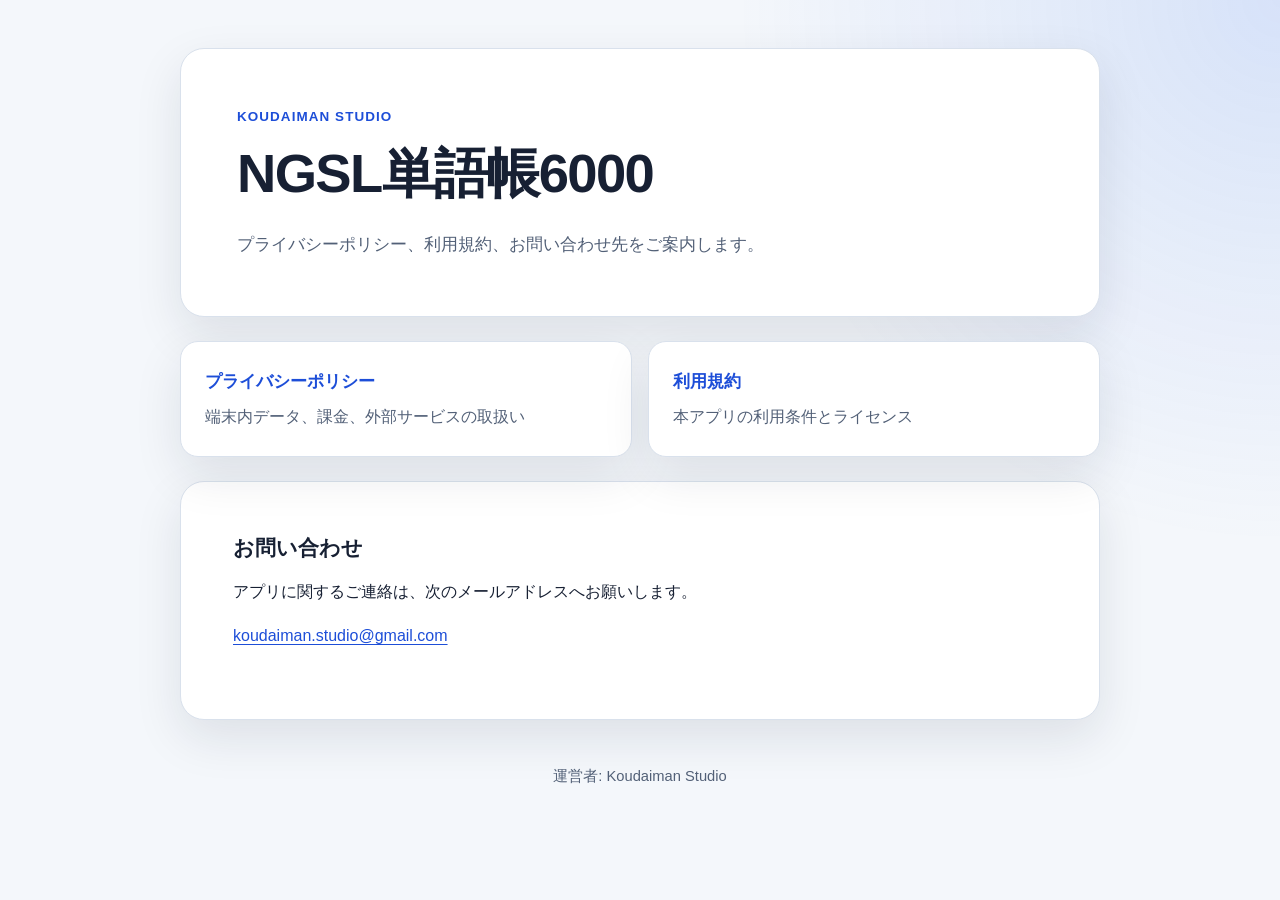
<file: index.html>
<!doctype html>
<html lang="ja">
  <head>
    <meta charset="utf-8">
    <meta name="viewport" content="width=device-width, initial-scale=1">
    <meta name="description" content="NGSL単語帳6000の公式サポート・法務情報です。">
    <title>NGSL単語帳6000 | サポート・法務情報</title>
    <link rel="stylesheet" href="styles.css">
  </head>
  <body>
    <main class="shell">
      <header class="site-header">
        <p class="eyebrow">Koudaiman Studio</p>
        <h1>NGSL単語帳6000</h1>
        <p class="lead">プライバシーポリシー、利用規約、お問い合わせ先をご案内します。</p>
      </header>

      <section class="link-grid" aria-label="法務文書">
        <a class="link-card" href="privacy-policy/">
          <strong>プライバシーポリシー</strong>
          <span>端末内データ、課金、外部サービスの取扱い</span>
        </a>
        <a class="link-card" href="terms-of-service/">
          <strong>利用規約</strong>
          <span>本アプリの利用条件とライセンス</span>
        </a>
      </section>

      <section class="document" aria-labelledby="contact-heading">
        <h2 id="contact-heading">お問い合わせ</h2>
        <p>アプリに関するご連絡は、次のメールアドレスへお願いします。</p>
        <p><a href="mailto:koudaiman.studio@gmail.com">koudaiman.studio@gmail.com</a></p>
      </section>

      <footer>
        <p>運営者: Koudaiman Studio</p>
      </footer>
    </main>
  </body>
</html>
</file>
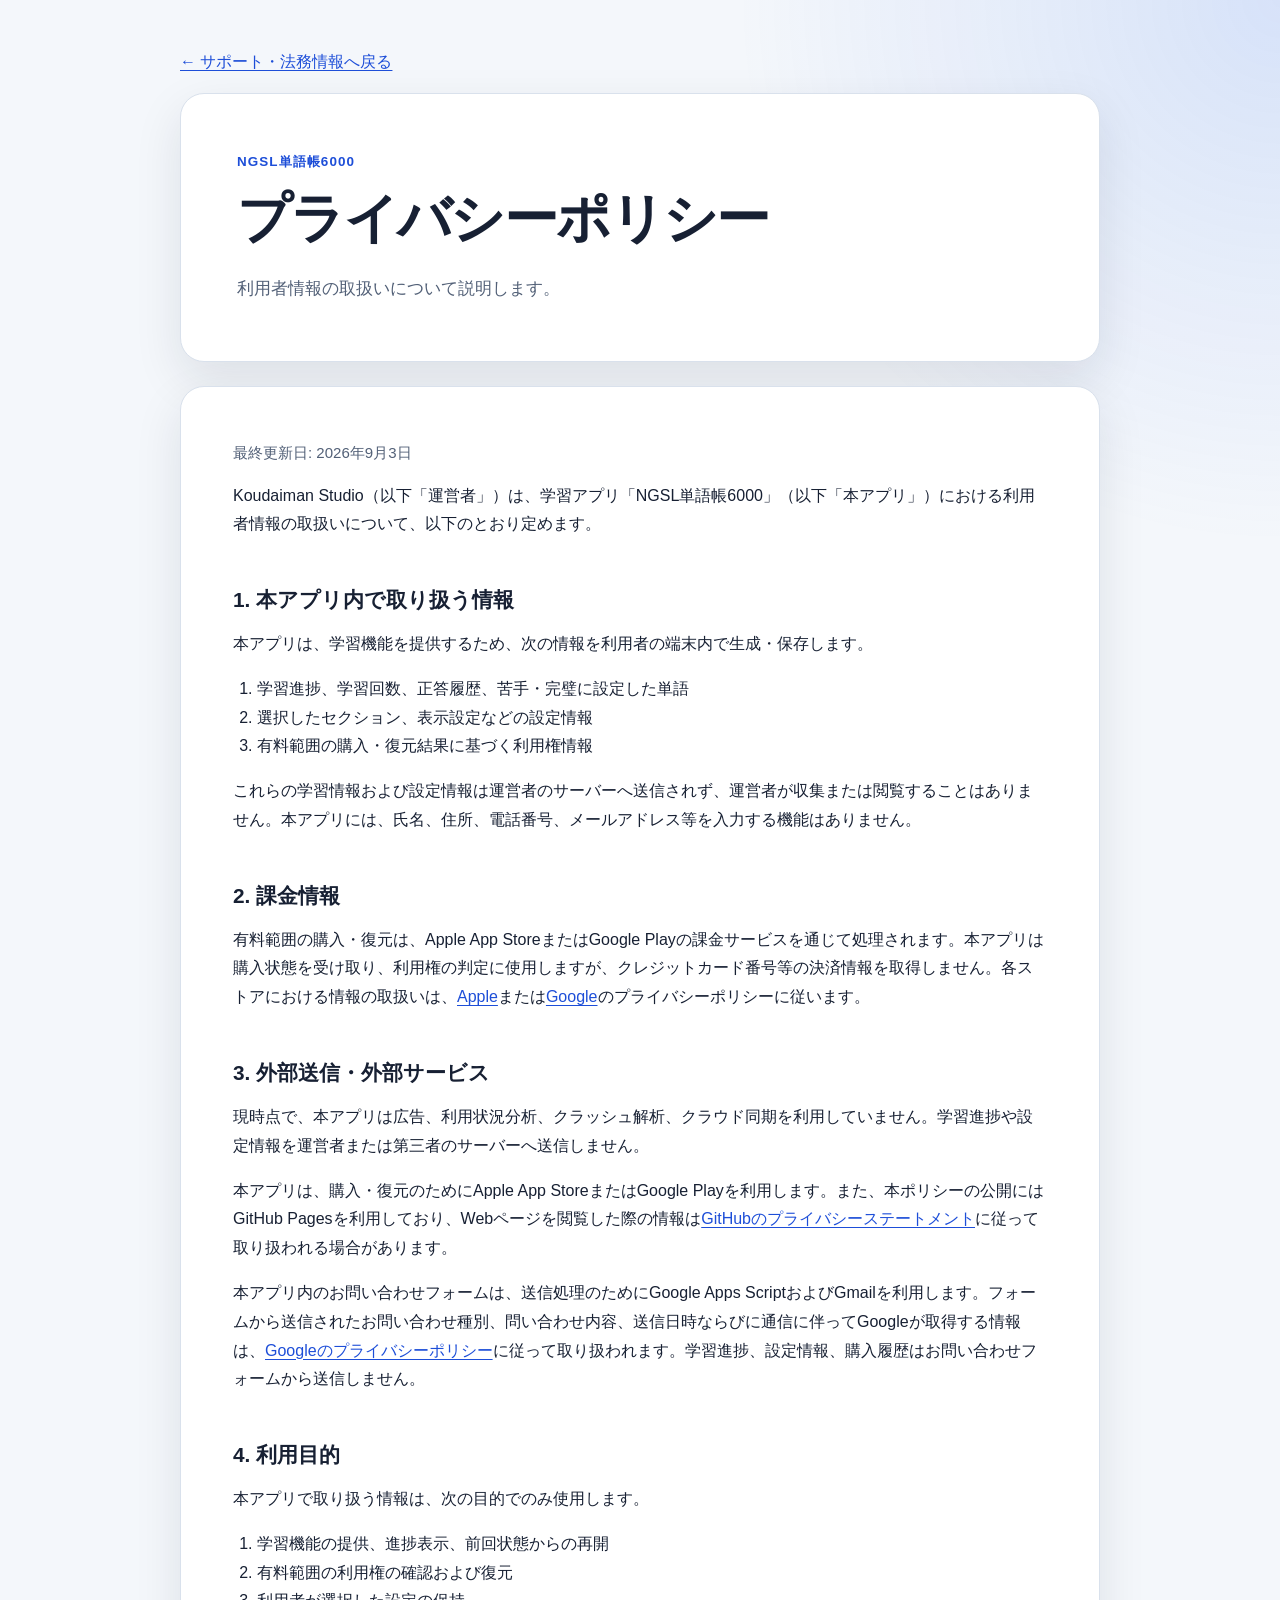
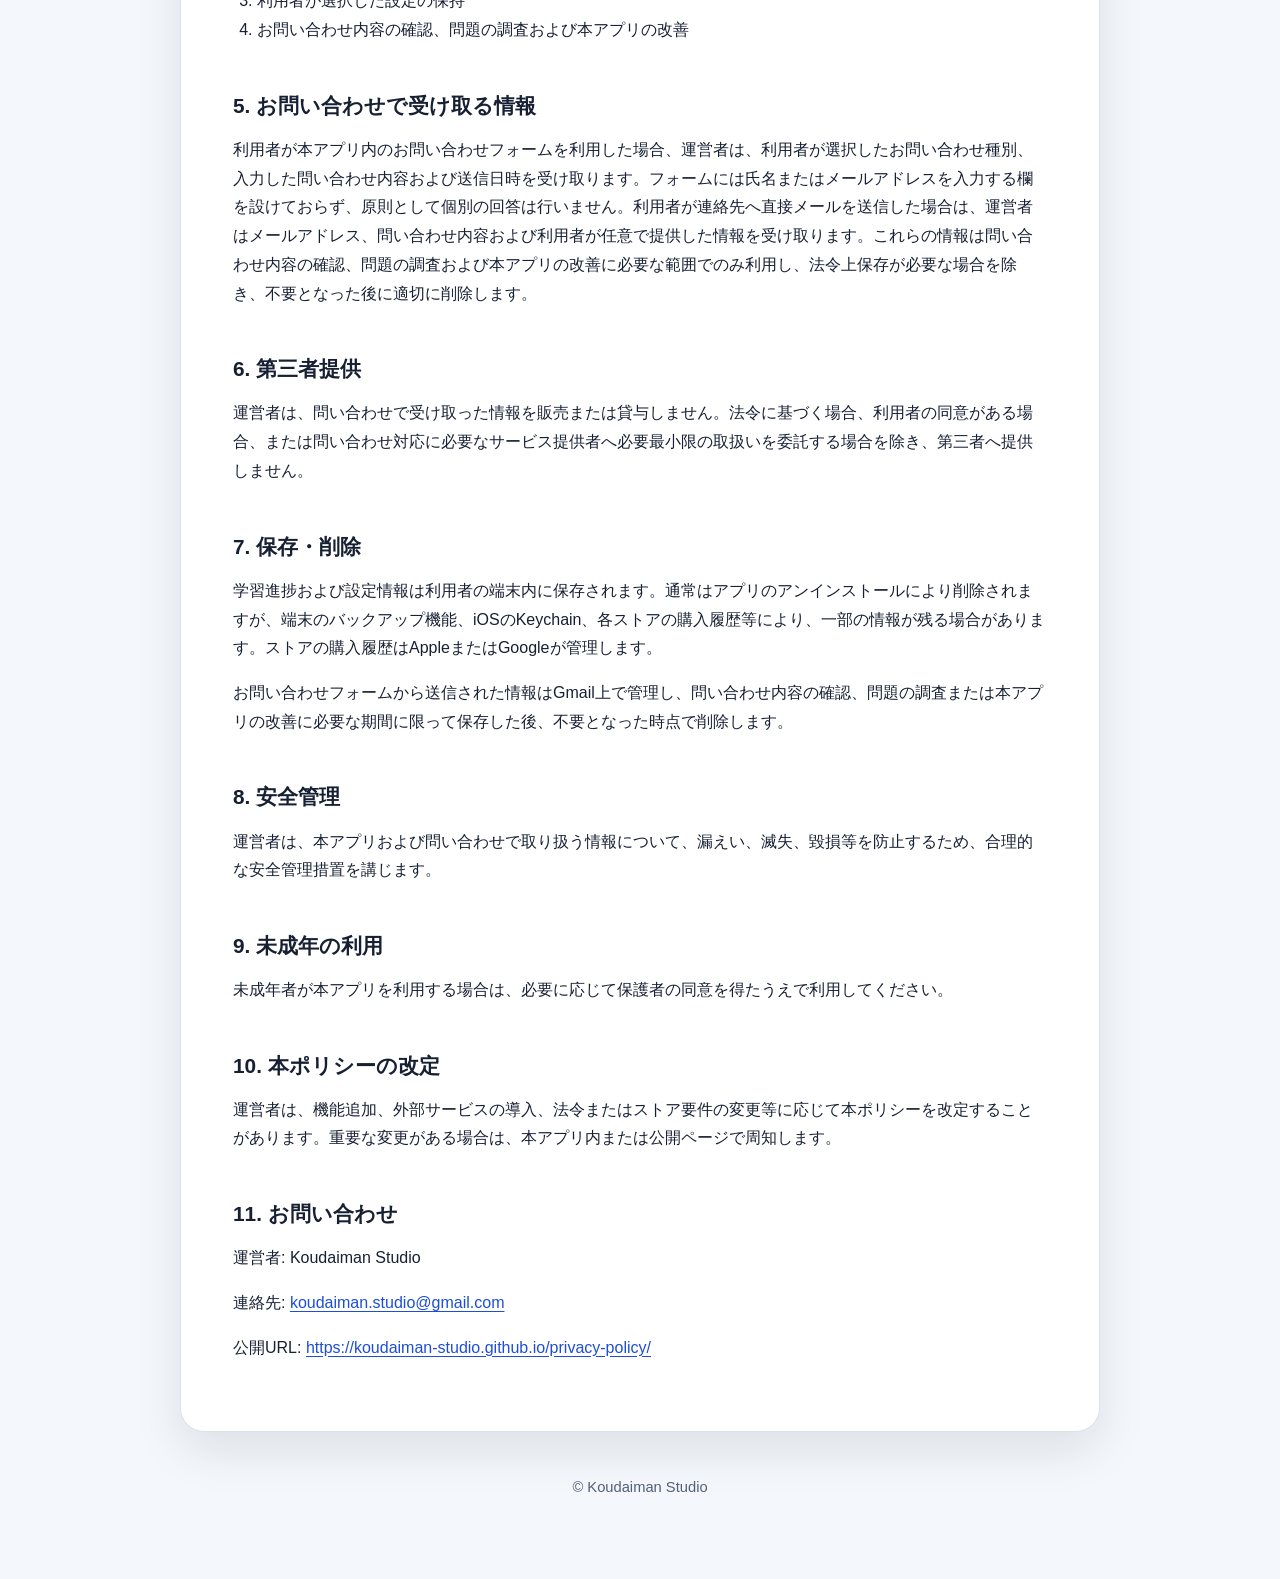
<file: privacy-policy/index.html>
<!doctype html>
<html lang="ja">
  <head>
    <meta charset="utf-8">
    <meta name="viewport" content="width=device-width, initial-scale=1">
    <meta name="description" content="NGSL単語帳6000のプライバシーポリシーです。">
    <title>プライバシーポリシー | NGSL単語帳6000</title>
    <link rel="stylesheet" href="../styles.css">
  </head>
  <body>
    <main class="shell">
      <a class="back-link" href="../">← サポート・法務情報へ戻る</a>
      <header class="site-header">
        <p class="eyebrow">NGSL単語帳6000</p>
        <h1>プライバシーポリシー</h1>
        <p class="lead">利用者情報の取扱いについて説明します。</p>
      </header>

      <article class="document">
        <p class="document-meta">最終更新日: 2026年9月3日</p>
        <p>Koudaiman Studio（以下「運営者」）は、学習アプリ「NGSL単語帳6000」（以下「本アプリ」）における利用者情報の取扱いについて、以下のとおり定めます。</p>

        <h2>1. 本アプリ内で取り扱う情報</h2>
        <p>本アプリは、学習機能を提供するため、次の情報を利用者の端末内で生成・保存します。</p>
        <ol>
          <li>学習進捗、学習回数、正答履歴、苦手・完璧に設定した単語</li>
          <li>選択したセクション、表示設定などの設定情報</li>
          <li>有料範囲の購入・復元結果に基づく利用権情報</li>
        </ol>
        <p>これらの学習情報および設定情報は運営者のサーバーへ送信されず、運営者が収集または閲覧することはありません。本アプリには、氏名、住所、電話番号、メールアドレス等を入力する機能はありません。</p>

        <h2>2. 課金情報</h2>
        <p>有料範囲の購入・復元は、Apple App StoreまたはGoogle Playの課金サービスを通じて処理されます。本アプリは購入状態を受け取り、利用権の判定に使用しますが、クレジットカード番号等の決済情報を取得しません。各ストアにおける情報の取扱いは、<a href="https://www.apple.com/legal/privacy/jp/">Apple</a>または<a href="https://policies.google.com/privacy?hl=ja">Google</a>のプライバシーポリシーに従います。</p>

        <h2>3. 外部送信・外部サービス</h2>
        <p>現時点で、本アプリは広告、利用状況分析、クラッシュ解析、クラウド同期を利用していません。学習進捗や設定情報を運営者または第三者のサーバーへ送信しません。</p>
        <p>本アプリは、購入・復元のためにApple App StoreまたはGoogle Playを利用します。また、本ポリシーの公開にはGitHub Pagesを利用しており、Webページを閲覧した際の情報は<a href="https://docs.github.com/ja/site-policy/privacy-policies/github-general-privacy-statement">GitHubのプライバシーステートメント</a>に従って取り扱われる場合があります。</p>
        <p>本アプリ内のお問い合わせフォームは、送信処理のためにGoogle Apps ScriptおよびGmailを利用します。フォームから送信されたお問い合わせ種別、問い合わせ内容、送信日時ならびに通信に伴ってGoogleが取得する情報は、<a href="https://policies.google.com/privacy?hl=ja">Googleのプライバシーポリシー</a>に従って取り扱われます。学習進捗、設定情報、購入履歴はお問い合わせフォームから送信しません。</p>

        <h2>4. 利用目的</h2>
        <p>本アプリで取り扱う情報は、次の目的でのみ使用します。</p>
        <ol>
          <li>学習機能の提供、進捗表示、前回状態からの再開</li>
          <li>有料範囲の利用権の確認および復元</li>
          <li>利用者が選択した設定の保持</li>
          <li>お問い合わせ内容の確認、問題の調査および本アプリの改善</li>
        </ol>

        <h2>5. お問い合わせで受け取る情報</h2>
        <p>利用者が本アプリ内のお問い合わせフォームを利用した場合、運営者は、利用者が選択したお問い合わせ種別、入力した問い合わせ内容および送信日時を受け取ります。フォームには氏名またはメールアドレスを入力する欄を設けておらず、原則として個別の回答は行いません。利用者が連絡先へ直接メールを送信した場合は、運営者はメールアドレス、問い合わせ内容および利用者が任意で提供した情報を受け取ります。これらの情報は問い合わせ内容の確認、問題の調査および本アプリの改善に必要な範囲でのみ利用し、法令上保存が必要な場合を除き、不要となった後に適切に削除します。</p>

        <h2>6. 第三者提供</h2>
        <p>運営者は、問い合わせで受け取った情報を販売または貸与しません。法令に基づく場合、利用者の同意がある場合、または問い合わせ対応に必要なサービス提供者へ必要最小限の取扱いを委託する場合を除き、第三者へ提供しません。</p>

        <h2>7. 保存・削除</h2>
        <p>学習進捗および設定情報は利用者の端末内に保存されます。通常はアプリのアンインストールにより削除されますが、端末のバックアップ機能、iOSのKeychain、各ストアの購入履歴等により、一部の情報が残る場合があります。ストアの購入履歴はAppleまたはGoogleが管理します。</p>
        <p>お問い合わせフォームから送信された情報はGmail上で管理し、問い合わせ内容の確認、問題の調査または本アプリの改善に必要な期間に限って保存した後、不要となった時点で削除します。</p>

        <h2>8. 安全管理</h2>
        <p>運営者は、本アプリおよび問い合わせで取り扱う情報について、漏えい、滅失、毀損等を防止するため、合理的な安全管理措置を講じます。</p>

        <h2>9. 未成年の利用</h2>
        <p>未成年者が本アプリを利用する場合は、必要に応じて保護者の同意を得たうえで利用してください。</p>

        <h2>10. 本ポリシーの改定</h2>
        <p>運営者は、機能追加、外部サービスの導入、法令またはストア要件の変更等に応じて本ポリシーを改定することがあります。重要な変更がある場合は、本アプリ内または公開ページで周知します。</p>

        <h2>11. お問い合わせ</h2>
        <p>運営者: Koudaiman Studio</p>
        <p>連絡先: <a href="mailto:koudaiman.studio@gmail.com">koudaiman.studio@gmail.com</a></p>
        <p>公開URL: <a href="https://koudaiman-studio.github.io/privacy-policy/">https://koudaiman-studio.github.io/privacy-policy/</a></p>
      </article>

      <footer>
        <p>© Koudaiman Studio</p>
      </footer>
    </main>
  </body>
</html>
</file>
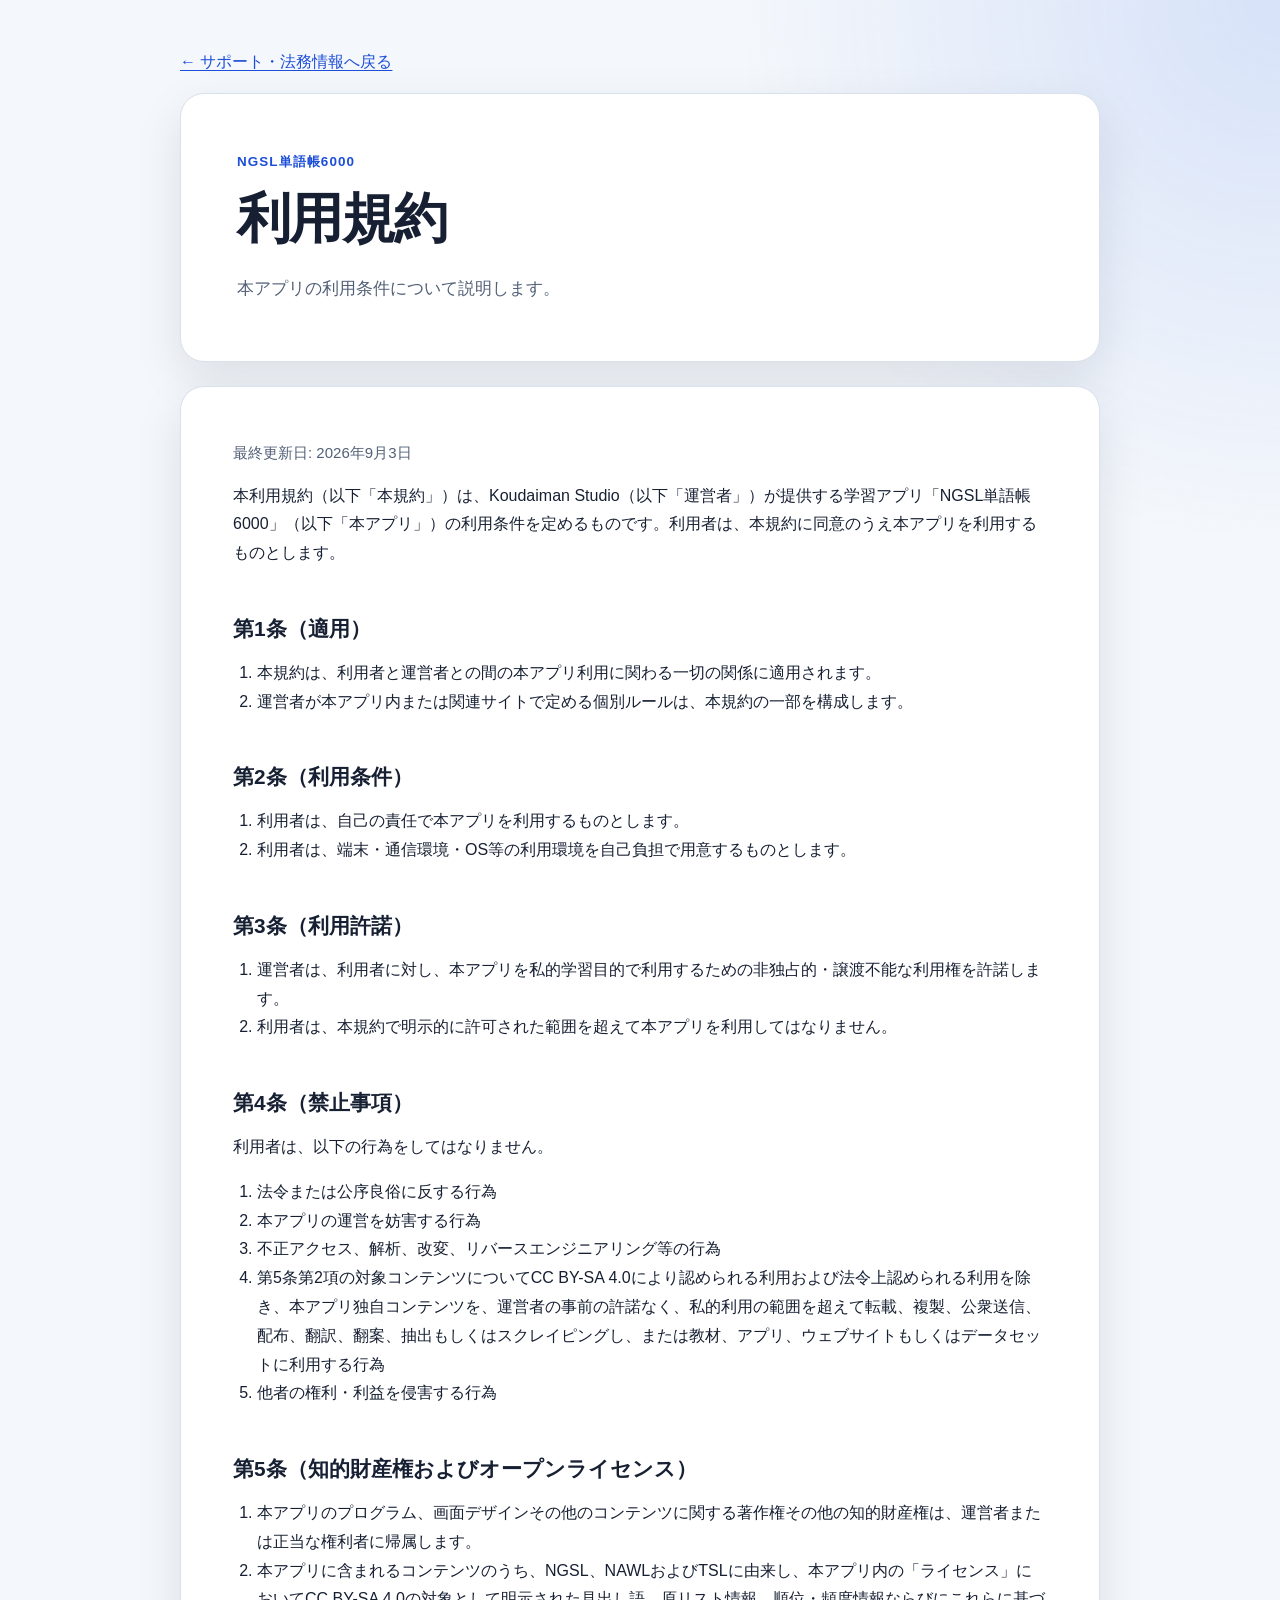
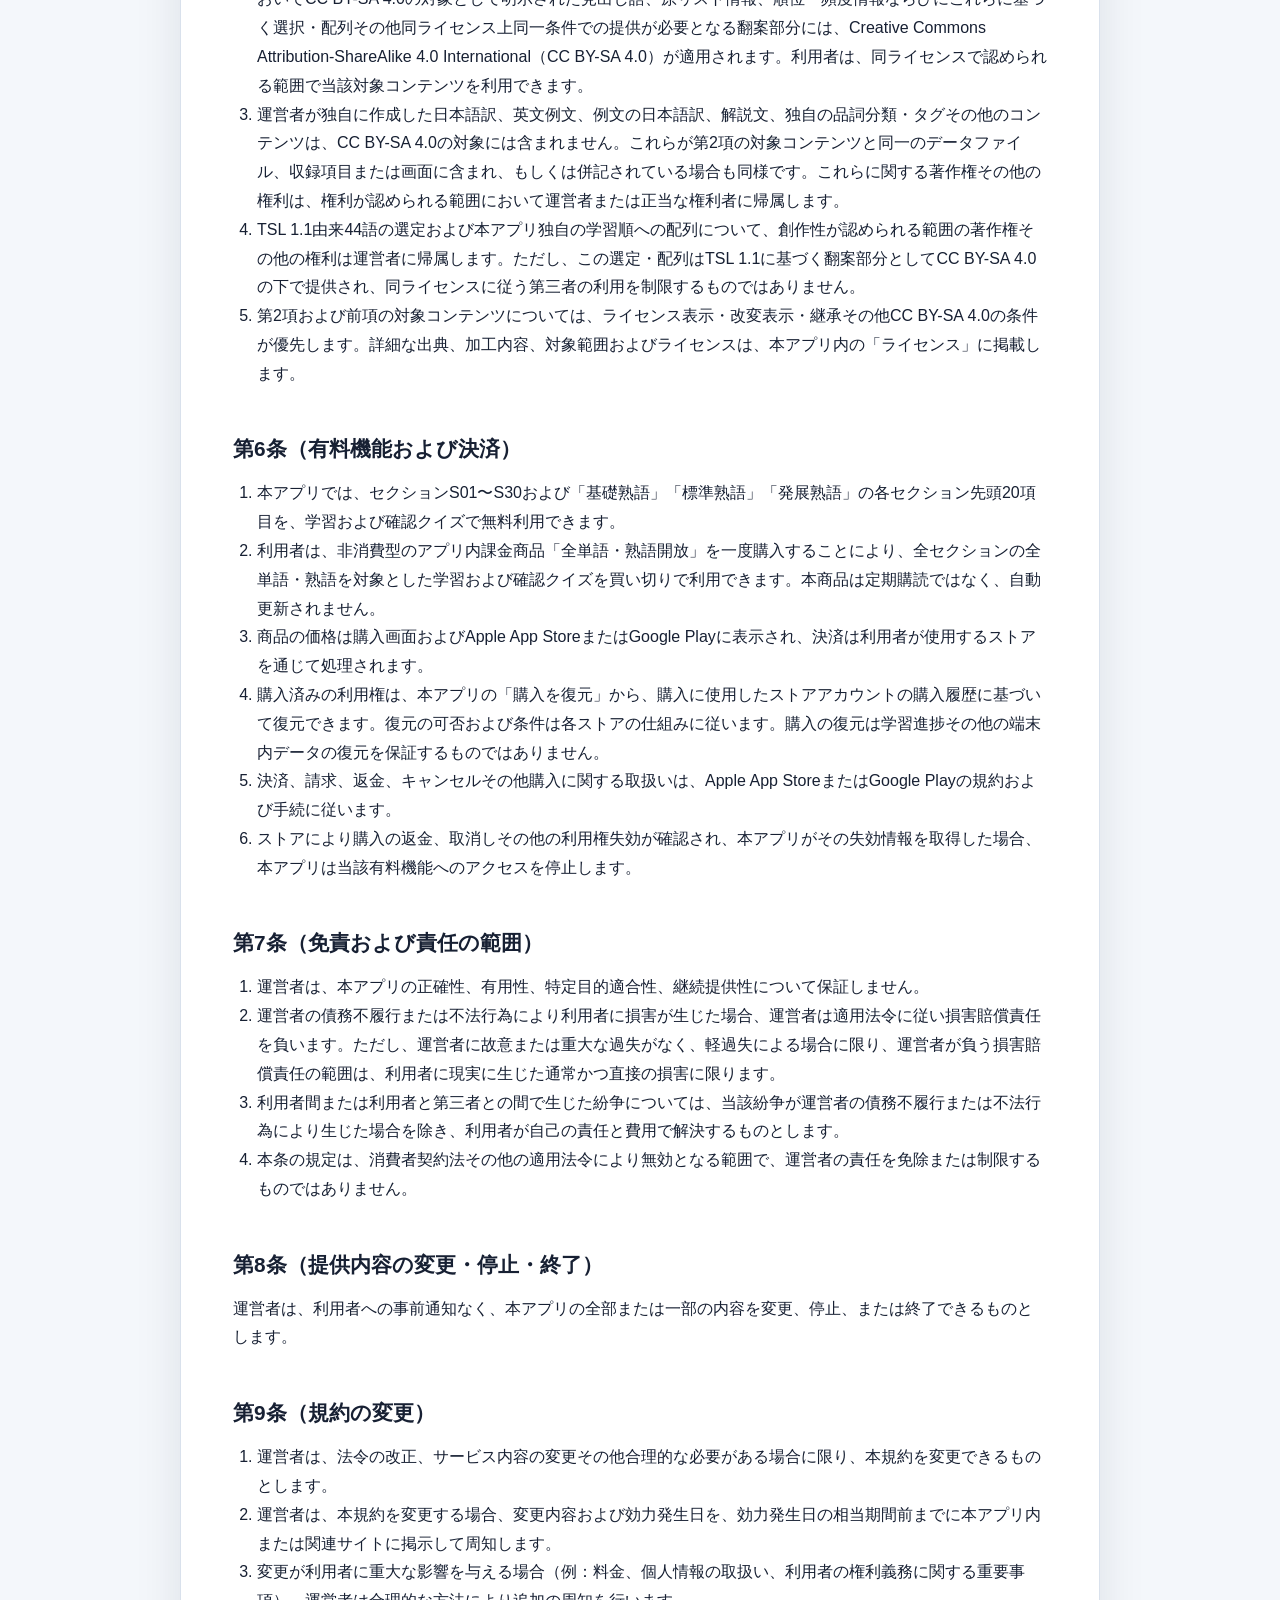
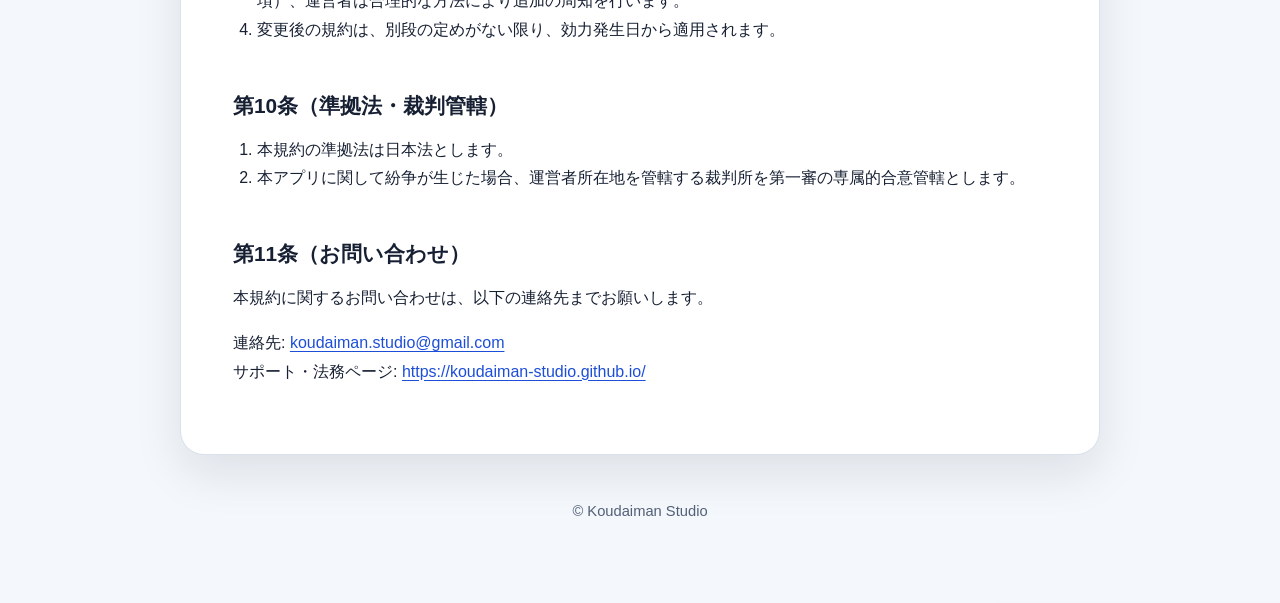
<file: terms-of-service/index.html>
<!doctype html>
<html lang="ja">
  <head>
    <meta charset="utf-8">
    <meta name="viewport" content="width=device-width, initial-scale=1">
    <meta name="description" content="NGSL単語帳6000の利用規約です。">
    <title>利用規約 | NGSL単語帳6000</title>
    <link rel="stylesheet" href="../styles.css">
  </head>
  <body>
    <main class="shell">
      <a class="back-link" href="../">← サポート・法務情報へ戻る</a>
      <header class="site-header">
        <p class="eyebrow">NGSL単語帳6000</p>
        <h1>利用規約</h1>
        <p class="lead">本アプリの利用条件について説明します。</p>
      </header>

      <article class="document">
        <p class="document-meta">最終更新日: 2026年9月3日</p>
        <p>本利用規約（以下「本規約」）は、Koudaiman Studio（以下「運営者」）が提供する学習アプリ「NGSL単語帳6000」（以下「本アプリ」）の利用条件を定めるものです。利用者は、本規約に同意のうえ本アプリを利用するものとします。</p>

        <h2>第1条（適用）</h2>
        <ol>
          <li>本規約は、利用者と運営者との間の本アプリ利用に関わる一切の関係に適用されます。</li>
          <li>運営者が本アプリ内または関連サイトで定める個別ルールは、本規約の一部を構成します。</li>
        </ol>

        <h2>第2条（利用条件）</h2>
        <ol>
          <li>利用者は、自己の責任で本アプリを利用するものとします。</li>
          <li>利用者は、端末・通信環境・OS等の利用環境を自己負担で用意するものとします。</li>
        </ol>

        <h2>第3条（利用許諾）</h2>
        <ol>
          <li>運営者は、利用者に対し、本アプリを私的学習目的で利用するための非独占的・譲渡不能な利用権を許諾します。</li>
          <li>利用者は、本規約で明示的に許可された範囲を超えて本アプリを利用してはなりません。</li>
        </ol>

        <h2>第4条（禁止事項）</h2>
        <p>利用者は、以下の行為をしてはなりません。</p>
        <ol>
          <li>法令または公序良俗に反する行為</li>
          <li>本アプリの運営を妨害する行為</li>
          <li>不正アクセス、解析、改変、リバースエンジニアリング等の行為</li>
          <li>第5条第2項の対象コンテンツについてCC BY-SA 4.0により認められる利用および法令上認められる利用を除き、本アプリ独自コンテンツを、運営者の事前の許諾なく、私的利用の範囲を超えて転載、複製、公衆送信、配布、翻訳、翻案、抽出もしくはスクレイピングし、または教材、アプリ、ウェブサイトもしくはデータセットに利用する行為</li>
          <li>他者の権利・利益を侵害する行為</li>
        </ol>

        <h2>第5条（知的財産権およびオープンライセンス）</h2>
        <ol>
          <li>本アプリのプログラム、画面デザインその他のコンテンツに関する著作権その他の知的財産権は、運営者または正当な権利者に帰属します。</li>
          <li>本アプリに含まれるコンテンツのうち、NGSL、NAWLおよびTSLに由来し、本アプリ内の「ライセンス」においてCC BY-SA 4.0の対象として明示された見出し語、原リスト情報、順位・頻度情報ならびにこれらに基づく選択・配列その他同ライセンス上同一条件での提供が必要となる翻案部分には、Creative Commons Attribution-ShareAlike 4.0 International（CC BY-SA 4.0）が適用されます。利用者は、同ライセンスで認められる範囲で当該対象コンテンツを利用できます。</li>
          <li>運営者が独自に作成した日本語訳、英文例文、例文の日本語訳、解説文、独自の品詞分類・タグその他のコンテンツは、CC BY-SA 4.0の対象には含まれません。これらが第2項の対象コンテンツと同一のデータファイル、収録項目または画面に含まれ、もしくは併記されている場合も同様です。これらに関する著作権その他の権利は、権利が認められる範囲において運営者または正当な権利者に帰属します。</li>
          <li>TSL 1.1由来44語の選定および本アプリ独自の学習順への配列について、創作性が認められる範囲の著作権その他の権利は運営者に帰属します。ただし、この選定・配列はTSL 1.1に基づく翻案部分としてCC BY-SA 4.0の下で提供され、同ライセンスに従う第三者の利用を制限するものではありません。</li>
          <li>第2項および前項の対象コンテンツについては、ライセンス表示・改変表示・継承その他CC BY-SA 4.0の条件が優先します。詳細な出典、加工内容、対象範囲およびライセンスは、本アプリ内の「ライセンス」に掲載します。</li>
        </ol>

        <h2>第6条（有料機能および決済）</h2>
        <ol>
          <li>本アプリでは、セクションS01〜S30および「基礎熟語」「標準熟語」「発展熟語」の各セクション先頭20項目を、学習および確認クイズで無料利用できます。</li>
          <li>利用者は、非消費型のアプリ内課金商品「全単語・熟語開放」を一度購入することにより、全セクションの全単語・熟語を対象とした学習および確認クイズを買い切りで利用できます。本商品は定期購読ではなく、自動更新されません。</li>
          <li>商品の価格は購入画面およびApple App StoreまたはGoogle Playに表示され、決済は利用者が使用するストアを通じて処理されます。</li>
          <li>購入済みの利用権は、本アプリの「購入を復元」から、購入に使用したストアアカウントの購入履歴に基づいて復元できます。復元の可否および条件は各ストアの仕組みに従います。購入の復元は学習進捗その他の端末内データの復元を保証するものではありません。</li>
          <li>決済、請求、返金、キャンセルその他購入に関する取扱いは、Apple App StoreまたはGoogle Playの規約および手続に従います。</li>
          <li>ストアにより購入の返金、取消しその他の利用権失効が確認され、本アプリがその失効情報を取得した場合、本アプリは当該有料機能へのアクセスを停止します。</li>
        </ol>

        <h2>第7条（免責および責任の範囲）</h2>
        <ol>
          <li>運営者は、本アプリの正確性、有用性、特定目的適合性、継続提供性について保証しません。</li>
          <li>運営者の債務不履行または不法行為により利用者に損害が生じた場合、運営者は適用法令に従い損害賠償責任を負います。ただし、運営者に故意または重大な過失がなく、軽過失による場合に限り、運営者が負う損害賠償責任の範囲は、利用者に現実に生じた通常かつ直接の損害に限ります。</li>
          <li>利用者間または利用者と第三者との間で生じた紛争については、当該紛争が運営者の債務不履行または不法行為により生じた場合を除き、利用者が自己の責任と費用で解決するものとします。</li>
          <li>本条の規定は、消費者契約法その他の適用法令により無効となる範囲で、運営者の責任を免除または制限するものではありません。</li>
        </ol>

        <h2>第8条（提供内容の変更・停止・終了）</h2>
        <p>運営者は、利用者への事前通知なく、本アプリの全部または一部の内容を変更、停止、または終了できるものとします。</p>

        <h2>第9条（規約の変更）</h2>
        <ol>
          <li>運営者は、法令の改正、サービス内容の変更その他合理的な必要がある場合に限り、本規約を変更できるものとします。</li>
          <li>運営者は、本規約を変更する場合、変更内容および効力発生日を、効力発生日の相当期間前までに本アプリ内または関連サイトに掲示して周知します。</li>
          <li>変更が利用者に重大な影響を与える場合（例：料金、個人情報の取扱い、利用者の権利義務に関する重要事項）、運営者は合理的な方法により追加の周知を行います。</li>
          <li>変更後の規約は、別段の定めがない限り、効力発生日から適用されます。</li>
        </ol>

        <h2>第10条（準拠法・裁判管轄）</h2>
        <ol>
          <li>本規約の準拠法は日本法とします。</li>
          <li>本アプリに関して紛争が生じた場合、運営者所在地を管轄する裁判所を第一審の専属的合意管轄とします。</li>
        </ol>

        <h2>第11条（お問い合わせ）</h2>
        <p>本規約に関するお問い合わせは、以下の連絡先までお願いします。</p>
        <p>連絡先: <a href="mailto:koudaiman.studio@gmail.com">koudaiman.studio@gmail.com</a><br>
        サポート・法務ページ: <a href="https://koudaiman-studio.github.io/">https://koudaiman-studio.github.io/</a></p>
      </article>

      <footer>
        <p>© Koudaiman Studio</p>
      </footer>
    </main>
  </body>
</html>
</file>
<file: styles.css>
:root {
  color-scheme: light dark;
  --background: #f4f7fb;
  --surface: #ffffff;
  --text: #172033;
  --muted: #526077;
  --border: #d9e1ec;
  --accent: #1d4ed8;
  --shadow: 0 18px 48px rgba(23, 32, 51, 0.1);
}

* {
  box-sizing: border-box;
}

html {
  background: var(--background);
  scroll-behavior: smooth;
}

body {
  margin: 0;
  color: var(--text);
  background:
    radial-gradient(circle at top right, rgba(37, 99, 235, 0.14), transparent 34rem),
    var(--background);
  font-family: -apple-system, BlinkMacSystemFont, "Segoe UI", "Noto Sans JP", sans-serif;
  font-size: 16px;
  line-height: 1.8;
}

a {
  color: var(--accent);
  text-underline-offset: 0.18em;
}

a:hover {
  text-decoration-thickness: 0.14em;
}

a:focus-visible {
  outline: 3px solid #f59e0b;
  outline-offset: 4px;
  border-radius: 4px;
}

.shell {
  width: min(920px, calc(100% - 32px));
  margin: 0 auto;
  padding: 48px 0 64px;
}

.site-header,
.document,
.link-card {
  border: 1px solid var(--border);
  background: var(--surface);
  box-shadow: var(--shadow);
}

.site-header,
.document {
  border-radius: 24px;
}

.site-header {
  padding: clamp(28px, 7vw, 56px);
}

.eyebrow {
  margin: 0 0 8px;
  color: var(--accent);
  font-size: 0.84rem;
  font-weight: 700;
  letter-spacing: 0.08em;
  text-transform: uppercase;
}

h1,
h2 {
  line-height: 1.35;
}

h1 {
  margin: 0;
  font-size: clamp(2rem, 8vw, 3.4rem);
  letter-spacing: -0.03em;
}

h2 {
  margin: 2.25em 0 0.6em;
  font-size: 1.3rem;
}

.lead {
  max-width: 42rem;
  margin: 18px 0 0;
  color: var(--muted);
  font-size: 1.08rem;
}

.document {
  margin-top: 24px;
  padding: clamp(24px, 6vw, 52px);
}

.document > :first-child {
  margin-top: 0;
}

.document-meta {
  color: var(--muted);
  font-size: 0.94rem;
}

.link-grid {
  display: grid;
  grid-template-columns: repeat(2, minmax(0, 1fr));
  gap: 16px;
  margin-top: 24px;
}

.link-card {
  display: block;
  padding: 24px;
  border-radius: 18px;
  color: inherit;
  text-decoration: none;
  transition: transform 160ms ease, border-color 160ms ease;
}

.link-card:hover {
  transform: translateY(-2px);
  border-color: var(--accent);
}

.link-card strong {
  display: block;
  margin-bottom: 6px;
  color: var(--accent);
  font-size: 1.08rem;
}

.link-card span,
.muted {
  color: var(--muted);
}

.back-link {
  display: inline-block;
  margin-bottom: 16px;
}

footer {
  padding: 28px 8px 0;
  color: var(--muted);
  font-size: 0.92rem;
  text-align: center;
}

ul,
ol {
  padding-left: 1.5em;
}

@media (max-width: 640px) {
  .shell {
    width: min(100% - 20px, 920px);
    padding-top: 20px;
  }

  .site-header,
  .document {
    border-radius: 18px;
  }

  .link-grid {
    grid-template-columns: 1fr;
  }
}

@media (prefers-reduced-motion: reduce) {
  html {
    scroll-behavior: auto;
  }

  .link-card {
    transition: none;
  }
}

@media (prefers-color-scheme: dark) {
  :root {
    --background: #0d1422;
    --surface: #151f30;
    --text: #edf3ff;
    --muted: #b7c2d6;
    --border: #2b3950;
    --accent: #8db4ff;
    --shadow: 0 18px 48px rgba(0, 0, 0, 0.3);
  }
}
</file>
